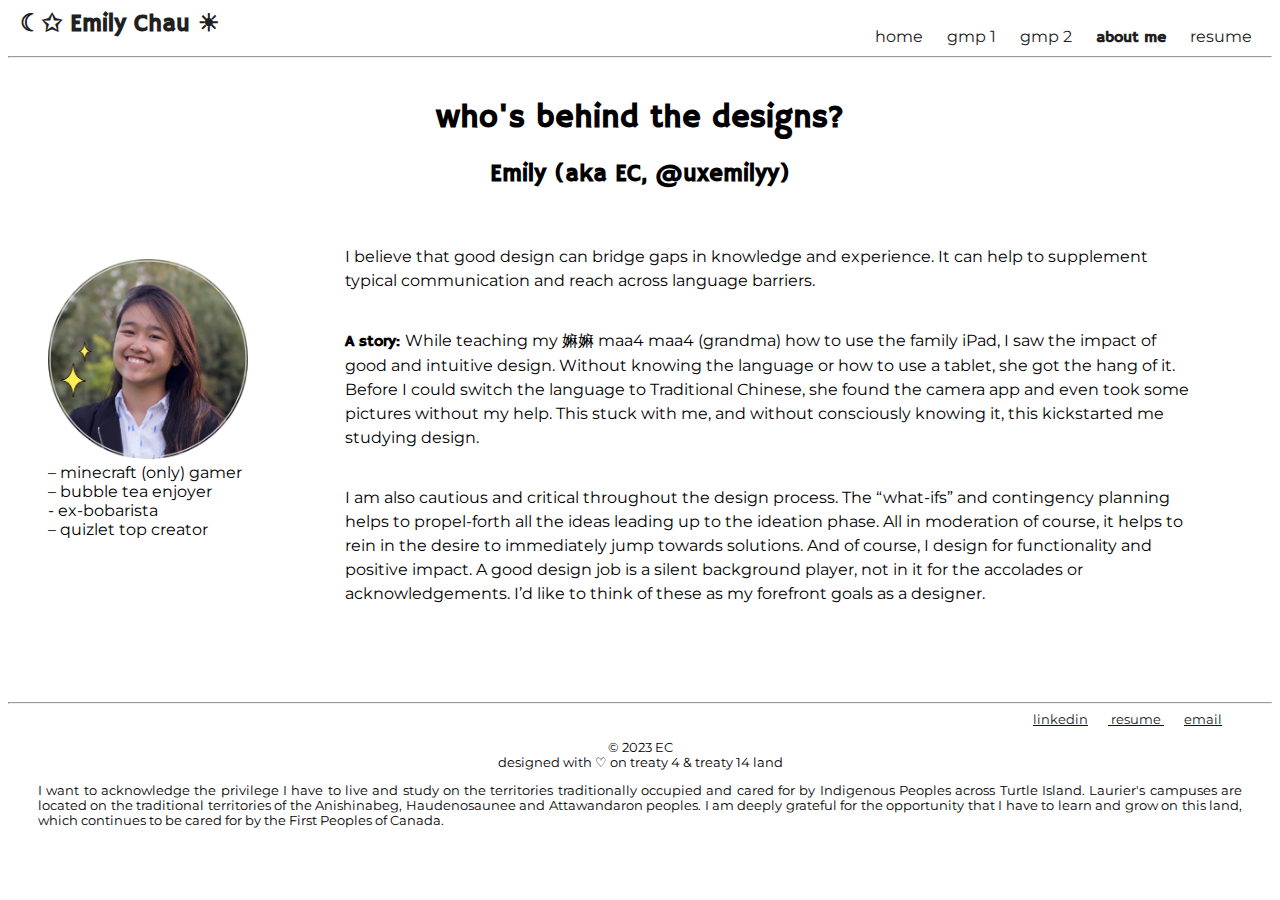
<file: about.html>
<!DOCTYPE html>
<html lang="en">

<head>
    <meta charset="UTF-8">
    <meta name="viewport" content="width=device-width, initial-scale=1.0">
    <title>Emily Chau</title>
    <link rel="stylesheet" href="style.css">
    <link rel="stylesheet" href="https://fonts.googleapis.com/css?family=Montserrat:400,700&display=swap">
    <link href="https://fonts.googleapis.com/css2?family=Hammersmith+One&display=swap" rel="stylesheet">
    <style>
        .row{
            display: flex;
            padding: 20px 0;
        }

        .col-left {
        width: 20%;
        float: left;
        padding-right: 10px;
        padding-top: 30px;
        font-family: 'Montserrat', 'sans-serif';
        }
        .col-right {
        width: 80%;
        float: right;
        padding-left: 20px;

        }

        p.leading {
            line-height: 1.5;
        }
    </style>
</head>
<body>
    <header>
        <li><a target="_blank" rel="noopener" href="index.html" style="position: absolute; left: 20px; font-size: 1.5em"><strong>☾✩ Emily Chau ☀</strong></a></li>
        <nav style="font-size: 1em; text-align: right">
            <li><a href="index.html">home</a></li>
            <li><a href="gmp1.html">gmp 1</a></li>
            <li><a href="gmp2.html">gmp 2</a></li>
            <li><a href="#about.html"><strong>about me</strong></a></li>
            <li><a target="_blank" rel="noopener"
                    href="https://drive.google.com/file/d/1Yd8SdVtLsgx6c_43BD1fnmvev_x7_WLF/view?usp=sharing">resume</a>
            </li>
            <hr>
        </nav>
    </header>
    <main>
        <h1>who's behind the designs?</h1>
        <h2>Emily (aka EC, @uxemilyy)</h2>
        <div class="row">
        <div class="col-left"><img src="images/headshot.png" width="200px" alt="Headshot picture of EC"><br>
            – minecraft (only) gamer<br>
            – bubble tea enjoyer<br>
            - ex-bobarista<br>
            – quizlet top creator<br></div>  
        <div class="col-right">

            <p class="leading">I believe that good design can bridge gaps in knowledge and experience. It can help to supplement typical communication and reach across language barriers. </p>
            <p class="leading"><strong>A story: </strong>While teaching my 嫲嫲 maa4 maa4 (grandma) how to use the family iPad, I saw the impact of good and intuitive design. Without knowing the language or how to use a tablet, she got the hang of it. Before I could switch the language to Traditional Chinese, she found the camera app and even took some pictures without my help. This stuck with me, and without consciously knowing it, this kickstarted me studying design.</p>
            <p class="leading">I am also cautious and critical throughout the design process. The “what-ifs” and contingency planning helps to propel-forth all the ideas leading up to the ideation phase. All in moderation of course, it helps to rein in the desire to immediately jump towards solutions. And of course, I design for functionality and positive impact. A good design job is a silent background player, not in it for the accolades or acknowledgements. I’d like to think of these as my forefront goals as a designer.</p>      
        </div>
        </div>
    </main>
    <footer>
        <hr>
        <div class="links-footer">
            <nav>
                <li><a target="_blank" rel="noopener" href="https://www.linkedin.com/in/emilyy-chau/">linkedin</a></li>
                <li><a target="_blank" rel="noopener"
                        href="https://drive.google.com/file/d/1Yd8SdVtLsgx6c_43BD1fnmvev_x7_WLF/view?usp=sharing">resume</a>
                </li>
                <li><a target="_blank" rel="noopener" href="mailto:chau6054@mylaurier.ca">email</a>
            </nav>
        </div>
        <div class="copyright">
            <p>&copy; 2023 EC<br/>designed with ♡ on treaty 4 & treaty 14 land</p>
        </div>
        <div class="land-back">
            <p>I want to acknowledge the privilege I have to live and study on the territories traditionally occupied
                and cared for by Indigenous Peoples across Turtle Island. Laurier's campuses are located on the
                traditional territories of the Anishinabeg, Haudenosaunee and Attawandaron peoples. I am deeply grateful
                for the opportunity that I have to learn and grow on this land, which continues to be cared for by the
                First Peoples of Canada.</p>
        </div>
    </footer>
</body>
</html>
</file>
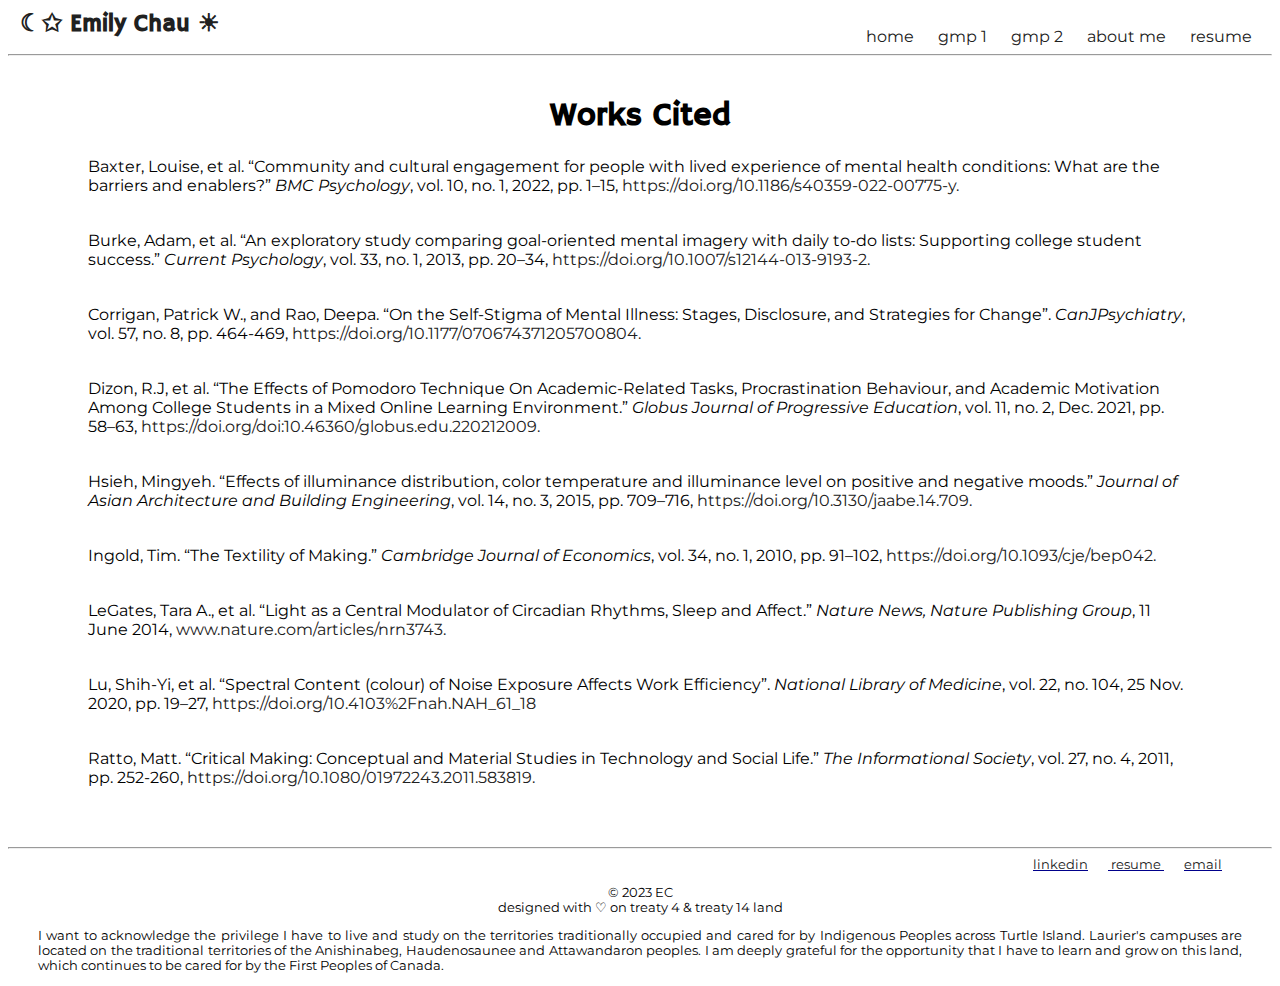
<file: cited.html>
<!DOCTYPE html>
<html lang="en">

<head>
    <meta charset="UTF-8">
    <meta name="viewport" content="width=device-width, initial-scale=1.0">
    <title>Works Cited | Emily Chau</title>
    <link rel="stylesheet" href="style.css">
    <link rel="stylesheet" href="https://fonts.googleapis.com/css?family=Montserrat:400,700&display=swap">
    <link href="https://fonts.googleapis.com/css2?family=Hammersmith+One&display=swap" rel="stylesheet">
    <style>
    </style>
</head>

<body>
    <header>
        <li><a target="_blank" rel="noopener" href="index.html" style="position: absolute; left: 20px; font-size: 1.5em"><strong>☾✩ Emily Chau ☀</strong></a></li>
        <nav style="font-size: 1em; text-align: right">
            <li><a href="index.html">home</a></li>
            <li><a href="gmp1.html">gmp 1</a></li>
            <li><a href="gmp2.html">gmp 2</a></li>
            <li><a href="about.html">about me</a></li>
            <li><a target="_blank" rel="noopener"
                    href="https://drive.google.com/file/d/1Yd8SdVtLsgx6c_43BD1fnmvev_x7_WLF/view?usp=sharing">resume</a>
            </li>
            <hr>
        </nav>
    </header>
    <main>
        <h1>Works Cited</h1>

        <p>Baxter, Louise, et al. “Community and cultural engagement for people with lived experience of mental health
        conditions: What are the barriers and enablers?” <i>BMC Psychology</i>, vol. 10, no. 1, 2022, pp. 1–15, <a
            href="https://doi.org/10.1186/s40359-022-00775-y">https://doi.org/10.1186/s40359-022-00775-y.</a></p>

            <p>Burke, Adam, et al. “An exploratory study comparing goal-oriented mental imagery with daily to-do lists:
        Supporting college student success.” <i>Current Psychology</i>, vol. 33, no. 1, 2013, pp. 20–34, <a
            href="https://doi.org/10.1007/s12144-013-9193-2">https://doi.org/10.1007/s12144-013-9193-2.</a></p> 

            <p>Corrigan, Patrick W., and Rao, Deepa. “On the Self-Stigma of Mental Illness: Stages, Disclosure, and Strategies
        for Change”. <i>CanJPsychiatry</i>, vol. 57, no. 8, pp. 464-469, <a
            href="https://doi.org/10.1177/070674371205700804">https://doi.org/10.1177/070674371205700804.</a></p>

            <p>Dizon, R.J, et al. “The Effects of Pomodoro Technique On Academic-Related Tasks, Procrastination Behaviour, and
        Academic Motivation Among College Students in a Mixed Online Learning Environment.” <i>Globus Journal of
            Progressive Education</i>, vol. 11, no. 2, Dec. 2021, pp. 58–63, <a
            href="https://doi.org/doi:10.46360/globus.edu.220212009">https://doi.org/doi:10.46360/globus.edu.220212009.</a></p>

            <p>Hsieh, Mingyeh. “Effects of illuminance distribution, color temperature and illuminance level on positive and
        negative moods.” <i>Journal of Asian Architecture and Building Engineering</i>, vol. 14, no. 3, 2015, pp.
        709–716, <a href="https://doi.org/10.3130/jaabe.14.709">https://doi.org/10.3130/jaabe.14.709.</a></p> 

        <p>Ingold, Tim. “The Textility of Making.” <i>Cambridge Journal of Economics</i>, vol. 34, no. 1, 2010, pp. 91–102,
        <a href="https://doi.org/10.1093/cje/bep042">https://doi.org/10.1093/cje/bep042.</a></p>

        <p>LeGates, Tara A., et al. “Light as a Central Modulator of Circadian Rhythms, Sleep and Affect.” <i>Nature News,
            Nature Publishing Group</i>, 11 June 2014, <a
            href="www.nature.com/articles/nrn3743">www.nature.com/articles/nrn3743.</a></p>

            <p>Lu, Shih-Yi, et al. “Spectral Content (colour) of Noise Exposure Affects Work Efficiency”. <i>National Library
            of Medicine</i>, vol. 22, no. 104, 25 Nov. 2020, pp. 19–27, <a
            href="https://doi.org/10.4103%2Fnah.NAH_61_18">https://doi.org/10.4103%2Fnah.NAH_61_18</a></p>

            <p>Ratto, Matt. “Critical Making: Conceptual and Material Studies in Technology and Social Life.” <i>The
            Informational Society</i>, vol. 27, no. 4, 2011, pp. 252-­260, <a
            href="https://doi.org/10.1080/01972243.2011.583819">https://doi.org/10.1080/01972243.2011.583819.</a></p>

    </main>
    <footer>
        <hr>
        <div class="links-footer">
            <nav>
                <li><a target="_blank" rel="noopener" href="https://www.linkedin.com/in/emilyy-chau/">linkedin</a></li>
                <li><a target="_blank" rel="noopener"
                        href="https://drive.google.com/file/d/1Yd8SdVtLsgx6c_43BD1fnmvev_x7_WLF/view?usp=sharing">resume</a>
                </li>
                <li><a target="_blank" rel="noopener" href="mailto:chau6054@mylaurier.ca">email</a>
            </nav>
        </div>
        <div class="copyright">
            <p>&copy; 2023 EC<br/>designed with ♡ on treaty 4 & treaty 14 land</p>
        </div>
        <div class="land-back">
            <p>I want to acknowledge the privilege I have to live and study on the territories traditionally occupied
                and cared for by Indigenous Peoples across Turtle Island. Laurier's campuses are located on the
                traditional territories of the Anishinabeg, Haudenosaunee and Attawandaron peoples. I am deeply grateful
                for the opportunity that I have to learn and grow on this land, which continues to be cared for by the
                First Peoples of Canada.</p>
        </div>
    </footer>
</body>

</html>
</file>
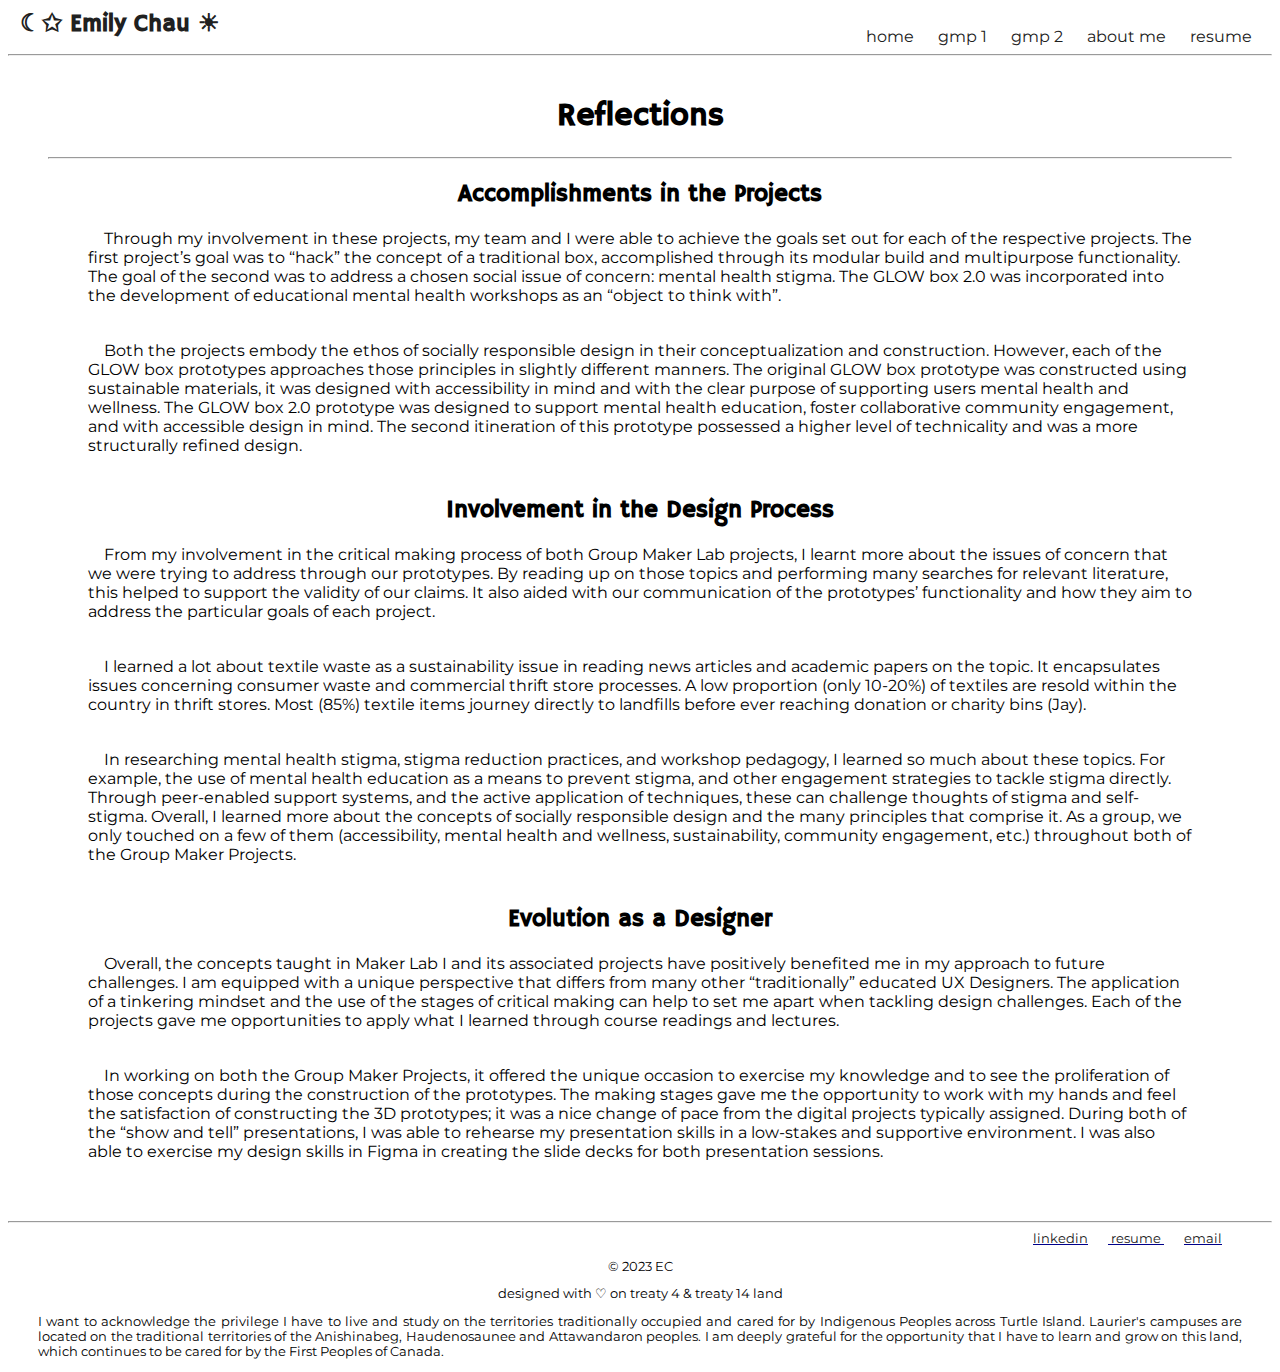
<file: reflect.html>
<!DOCTYPE html>
<html lang="en">

<head>
    <meta charset="UTF-8">
    <meta name="viewport" content="width=device-width, initial-scale=1.0">
    <title>GMP Reflections | Emily Chau</title>
    <link rel="stylesheet" href="style.css">
    <link rel="stylesheet" href="https://fonts.googleapis.com/css?family=Montserrat:400,700&display=swap">
    <link href="https://fonts.googleapis.com/css2?family=Hammersmith+One&display=swap" rel="stylesheet">
    <style>
    </style>
</head>
<body>
    <header>
        <li><a target="_blank" rel="noopener" href="index.html" style="position: absolute; left: 20px; font-size: 1.5em"><strong>☾✩ Emily Chau ☀</strong></a></li>
        <nav style="font-size: 1em; text-align: right">
            <li><a href="index.html">home</a></li>
            <li><a href="gmp1.html">gmp 1</a></li>
            <li><a href="gmp2.html">gmp 2</a></li>
            <li><a href="about.html">about me</a></li>
            <li><a target="_blank" rel="noopener"
                    href="https://drive.google.com/file/d/1Yd8SdVtLsgx6c_43BD1fnmvev_x7_WLF/view?usp=sharing">resume</a>
            </li>
            <hr>
        </nav>
    </header>
    <main>
    <h1>Reflections</h1>
    <hr>

    <h2>Accomplishments in the Projects</h2>
    <p>&emsp;Through my involvement in these projects, my team and I were able to achieve the goals set out for each of the respective projects. The first project’s goal was to “hack” the concept of a traditional box, accomplished through its modular build and multipurpose functionality. The goal of the second was to address a chosen social issue of concern: mental health stigma. The GLOW box 2.0 was incorporated into the development of educational mental health workshops as an “object to think with”. </p> 
    <p>&emsp;Both the projects embody the ethos of socially responsible design in their conceptualization and construction. However, each of the GLOW box prototypes approaches those principles in slightly different manners. The original GLOW box prototype was constructed using sustainable materials, it was designed with accessibility in mind and with the clear purpose of supporting users mental health and wellness. The GLOW box 2.0 prototype was designed to support mental health education, foster collaborative community engagement, and with accessible design in mind. The second itineration of this prototype possessed a higher level of technicality and was a more structurally refined design. </p>
    <h2>Involvement in the Design Process</h2>
    <p>&emsp;From my involvement in the critical making process of both Group Maker Lab projects, I learnt more about the issues of concern that we were trying to address through our prototypes. By reading up on those topics and performing many searches for relevant literature, this helped to support the validity of our claims. It also aided with our communication of the prototypes’ functionality and how they aim to address the particular goals of each project. </p>

    <p>&emsp;I learned a lot about textile waste as a sustainability issue in reading news articles and academic papers on the topic. It encapsulates issues concerning consumer waste and commercial thrift store processes. A low proportion (only 10-20%) of textiles are resold within the country in thrift stores. Most (85%) textile items journey directly to landfills before ever reaching donation or charity bins (Jay).</p>
        
    <p>&emsp;In researching mental health stigma, stigma reduction practices, and workshop pedagogy, I learned so much about these topics. For example, the use of mental health education as a means to prevent stigma, and other engagement strategies to tackle stigma directly. Through peer-enabled support systems, and the active application of techniques, these can challenge thoughts of stigma and self-stigma. Overall, I learned more about the concepts of socially responsible design and the many principles that comprise it. As a group, we only touched on a few of them (accessibility, mental health and wellness, sustainability, community engagement, etc.) throughout both of the Group Maker Projects.
        </p>
    <h2>Evolution as a Designer</h2>
    <p>&emsp;Overall, the concepts taught in Maker Lab I and its associated projects have positively benefited me in my approach to future challenges. I am equipped with a unique perspective that differs from many other “traditionally” educated UX Designers. The application of a tinkering mindset and the use of the stages of critical making can help to set me apart when tackling design challenges. Each of the projects gave me opportunities to apply what I learned through course readings and lectures.</p>
    <p>&emsp;In working on both the Group Maker Projects, it offered the unique occasion to exercise my knowledge and to see the proliferation of those concepts during the construction of the prototypes. The making stages gave me the opportunity to work with my hands and feel the satisfaction of constructing the 3D prototypes; it was a nice change of pace from the digital projects typically assigned. During both of the “show and tell” presentations, I was able to rehearse my presentation skills in a low-stakes and supportive environment. I was also able to exercise my design skills in Figma in creating the slide decks for both presentation sessions.
    </p>

    </main>
    <footer>
        <hr>
        <div class="links-footer">
            <nav>
                <li><a target="_blank" rel="noopener" href="https://www.linkedin.com/in/emilyy-chau/">linkedin</a></li>
                <li><a target="_blank" rel="noopener"
                        href="https://drive.google.com/file/d/1Yd8SdVtLsgx6c_43BD1fnmvev_x7_WLF/view?usp=sharing">resume</a>
                </li>
                <li><a target="_blank" rel="noopener" href="mailto:chau6054@mylaurier.ca">email</a>
            </nav>
        </div>
        <div class="copyright">
            <p>&copy; 2023 EC</p>
            <p>designed with ♡ on treaty 4 & treaty 14 land</p>
        </div>
        <div class="land-back">
            <p>I want to acknowledge the privilege I have to live and study on the territories traditionally occupied
                and cared for by Indigenous Peoples across Turtle Island. Laurier's campuses are located on the
                traditional territories of the Anishinabeg, Haudenosaunee and Attawandaron peoples. I am deeply grateful
                for the opportunity that I have to learn and grow on this land, which continues to be cared for by the
                First Peoples of Canada.</p>
        </div>
    </footer>
</body>
</html>
</file>
<file: style.css>
/* FONT */



h1, h2 {
        font-family: 'Hammersmith One', sans-serif;
        text-align: center;
}

h3, strong {
    font-family: 'Hammersmith One', sans-serif;
    text-align: left;
}

main, p, a, li, footer, span, sup, figcaption, .desc {
    font-family: 'Montserrat', sans-serif;
    text-align: left;
} 

/* PADDING */
main{
    margin: 40px;
}

main p{
    padding-bottom: 20px;
    padding-left: 40px;
    padding-right: 40px;
}

main h3 {
    padding-left: 40px;
    padding-right: 40px;
    padding-top: 40px;
}


/* NAV */

ul {
    list-style: none;
    padding: 0;
    text-align: right;
}

li {
    display: inline;
    margin-right: 20px;
    text-align: right;
    font-size: 1em;
}

a {
    text-decoration: none;
    color: #202020;
}

/* MAIN DIVs */

.overview {
    background-color: #3D5A80;
    padding-top: 20px;
    padding-bottom: 20px;
    color:white;
}
.project {
    padding-top: 20px;
    padding-bottom: 20px;
}

.aims span{
    align-items: center;
    padding-left: 40px;
    padding-right: 40px;
    padding-top: 20px;
    padding-bottom: 20px;
}

.design {
    padding-top: 20px;
    padding-bottom: 20px;
}

.Ratto img{
    align-items: center;
    padding-top: 20px;
    padding-bottom: 20px;
}

.challenges{
    padding-bottom: 20px;
} 

.aspects {
    display: flex;
    background-color: #3D5A80;
    color:white;
    padding-top: 20px;
    padding-bottom: 20px;

}
.references {
    font-family: 'Montserrat', sans-serif;
    color: black;
    text-align: left;
    padding-left: 40px;
    padding-right: 40px;
    padding-top: 20px;
    padding-bottom: 20px;
    line-height: 1.5;
    }

.row {
    display: flex;
}
.column {
    flex: 50%;
    align-items: center;
    float: left;
}

.reflections {
    padding-top: 20px;
    padding-bottom: 20px;
}

/* GALLERY */

div.gallery {
    border: 1px solid #ccc;
    padding-top: 10px;
    padding-left: 10px;
    padding-right: 10px;
    margin-bottom: 40px;
}
div.gallery:hover {
    border: 1px solid #293241;
}
div.desc {
padding: 15px;
text-align: center;
}

* {
box-sizing: border-box;
}

.responsive-left {
padding: 0 40px;
float: left;
width: 39.99999%;
}
.responsive {
    float: left;
    }
.responsive-right {
    padding: 0 40px;
    float: right;
    width: 39.99999%;
    }

    .center {
        display: block;
        margin-left: auto;
        margin-right: auto;
        width: 50%;
      }

/* FOOTER */

.links-footer{
    font-size: 0.8em; 
    text-align: right;
    color: darkblue;
    text-decoration: underline;
    padding-right: 30px;
}

.copyright p{
    font-size: 0.8em; 
    text-align: center;
}

.land-back p{
    font-size: 0.8em; 
    text-align: justify;
    padding-left: 30px;
    padding-right: 30px;
}

/* FAUX BUTTONS */

span{
    border-radius: 10px;
    background-color: #293241;
    color: white;
    padding: 15px 32px;
}
</file>
